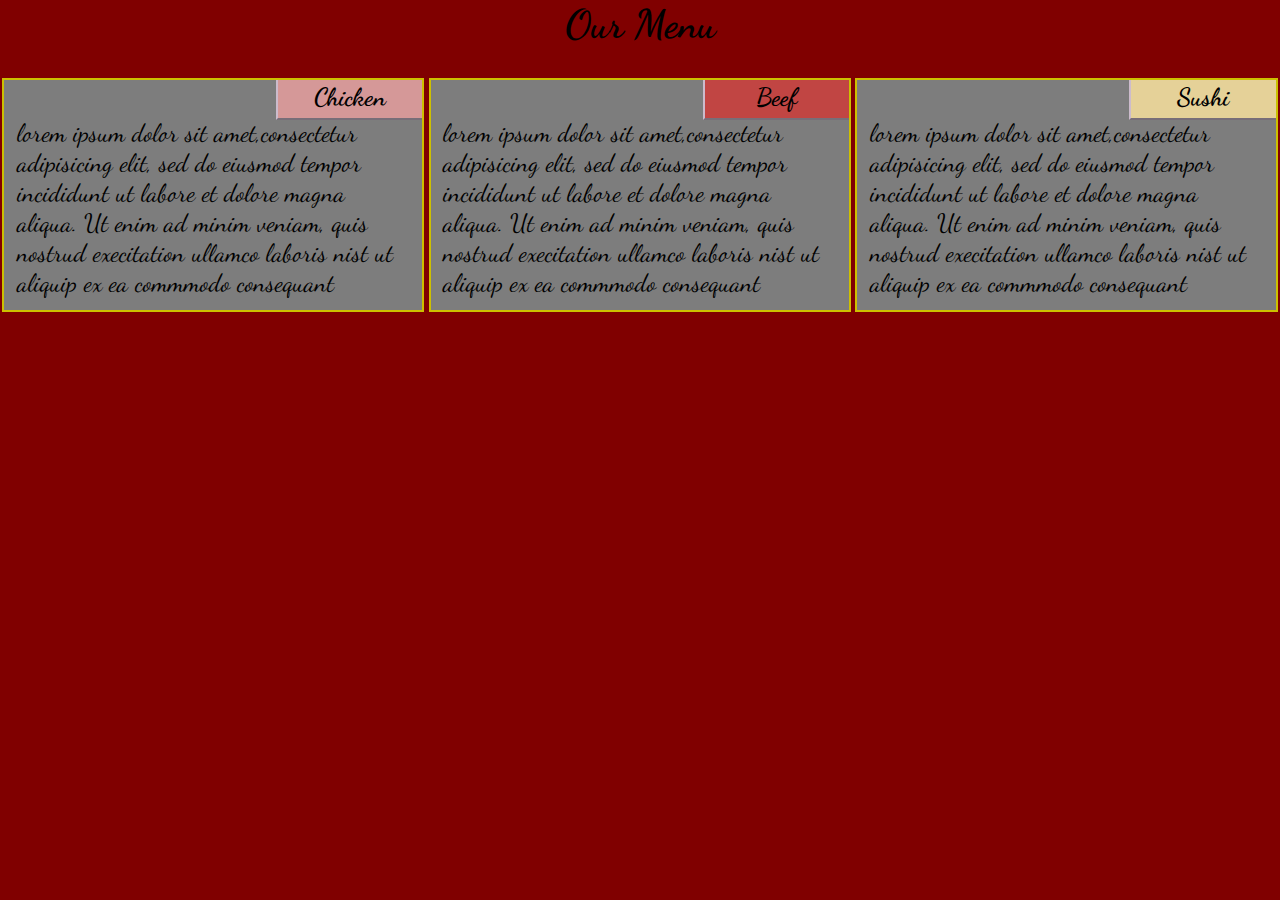
<file: index.html>
<!DOCTYPE html>
<html lang="en" dir="ltr">
  <head>
    <meta charset="utf-8">
     <meta name="viewport" content="width=device-width, initial-scale=1">
    <title>Assignment</title>
    <link rel="stylesheet" href="css/master.css">
    <link href="https://fonts.googleapis.com/css2?family=Dancing+Script:wght@700&display=swap" rel="stylesheet">
  </head>
  <body>
<h1>Our Menu</h1>
<div class="row">
  <div class="col-lg-4 col-md-6 col-sm-12 ">
    <section class="chicken">
      <h2>Chicken</h2>
      <p>lorem ipsum dolor sit amet,consectetur
        adipisicing elit, sed do eiusmod tempor incididunt
        ut labore et dolore magna aliqua. Ut enim ad
        minim veniam, quis nostrud execitation ullamco
        laboris nist ut aliquip ex ea commmodo consequant</p>

    </section>

  </div>
  <div class="col-lg-4 col-md-6  col-sm-12 ">
    <section class="beef">
      <h2>Beef</h2>
      <p>lorem ipsum dolor sit amet,consectetur
        adipisicing elit, sed do eiusmod tempor incididunt
        ut labore et dolore magna aliqua. Ut enim ad
        minim veniam, quis nostrud execitation ullamco
        laboris nist ut aliquip ex ea commmodo consequant</p>

    </section>

  </div>
  <div class="col-lg-4 col-md-12  col-sm-12 ">
    <section class="sushi">
      <h2>Sushi</h2>
      <p>lorem ipsum dolor sit amet,consectetur
        adipisicing elit, sed do eiusmod tempor incididunt
        ut labore et dolore magna aliqua. Ut enim ad
        minim veniam, quis nostrud execitation ullamco
        laboris nist ut aliquip ex ea commmodo consequant</p>

    </section>


  </div>


</div>
  </body>
</html>
</file>
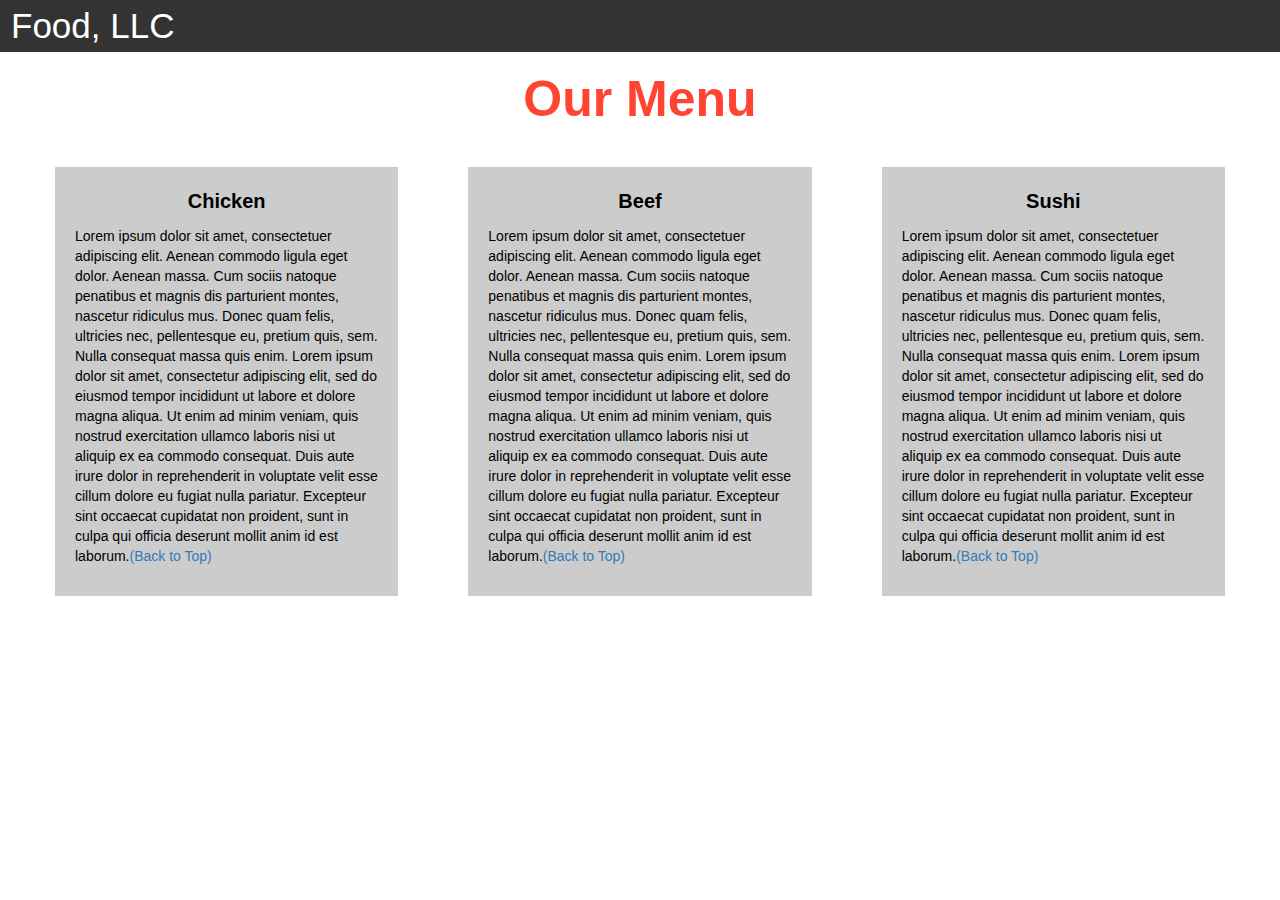
<file: Module_2/index.html>
<!DOCTYPE html>
<html>
<head>

<title>Module 3</title>

  <meta name="viewport" content="width=device-width, initial-scale=1">
  <link rel="stylesheet" href="https://maxcdn.bootstrapcdn.com/bootstrap/3.3.7/css/bootstrap.min.css">
  <script src="https://ajax.googleapis.com/ajax/libs/jquery/3.3.1/jquery.min.js"></script>
  <script src="https://maxcdn.bootstrapcdn.com/bootstrap/3.3.7/js/bootstrap.min.js"></script>
  <link rel="stylesheet" href="css/master.css">

</head>
<body>


<nav class="navbar" id="top">
  <div class="container-fluid">

    <div class="navbar-header">
      <button type="button" class="navbar-toggle" data-toggle="collapse" data-target="#myNavbar">
        <span class="icon-bar"></span>
        <span class="icon-bar"></span>
        <span class="icon-bar"></span>
      </button>
      <a class="navbar-brand" href="#">Food, LLC</a>
    </div>

    <div class="collapse" id="myNavbar">
      <ul class="nav navbar-nav visible-xs">
        <li><a class="menu-item" href="#chicken">Chicken</a></li>
        <li><a class="menu-item" href="#beef">Beef</a></li>
        <li><a class="menu-item" href="#sushi">Sushi</a></li>
      </ul>
    </div>

  </div>
</nav>

<h1 class="main-title">Our Menu</h1>



<div class="row">

  <div class="col-lg-4 col-md-6 col-sm-12">
    <div class="content-box">
      <p class="item-name" id="chicken">Chicken</p>
      <p>Lorem ipsum dolor sit amet, consectetuer adipiscing elit. Aenean commodo ligula eget dolor. Aenean massa. Cum sociis natoque penatibus et magnis dis parturient montes, nascetur ridiculus mus. Donec quam felis, ultricies nec, pellentesque eu, pretium quis, sem. Nulla consequat massa quis enim. Lorem ipsum dolor sit amet, consectetur adipiscing elit, sed do eiusmod tempor incididunt ut labore et dolore magna aliqua. Ut enim ad minim veniam, quis nostrud exercitation ullamco laboris nisi ut aliquip ex ea commodo consequat. Duis aute irure dolor in reprehenderit in voluptate velit esse cillum dolore eu fugiat nulla pariatur. Excepteur sint occaecat cupidatat non proident, sunt in culpa qui officia deserunt mollit anim id est laborum.<a href="#top">(Back to Top)</a></p>
    </div>
  </div>

  <div class="col-lg-4 col-md-6 col-sm-12">
    <div class="content-box">
      <p class="item-name" id="beef">Beef</p>
      <p>Lorem ipsum dolor sit amet, consectetuer adipiscing elit. Aenean commodo ligula eget dolor. Aenean massa. Cum sociis natoque penatibus et magnis dis parturient montes, nascetur ridiculus mus. Donec quam felis, ultricies nec, pellentesque eu, pretium quis, sem. Nulla consequat massa quis enim. Lorem ipsum dolor sit amet, consectetur adipiscing elit, sed do eiusmod tempor incididunt ut labore et dolore magna aliqua. Ut enim ad minim veniam, quis nostrud exercitation ullamco laboris nisi ut aliquip ex ea commodo consequat. Duis aute irure dolor in reprehenderit in voluptate velit esse cillum dolore eu fugiat nulla pariatur. Excepteur sint occaecat cupidatat non proident, sunt in culpa qui officia deserunt mollit anim id est laborum.<a href="#top">(Back to Top)</a></p>
    </div>
  </div>


  <div class="col-lg-4 col-md-12 col-sm-12">
    <div class="content-box">
      <p class="item-name" id="sushi">Sushi</p>
      <p>Lorem ipsum dolor sit amet, consectetuer adipiscing elit. Aenean commodo ligula eget dolor. Aenean massa. Cum sociis natoque penatibus et magnis dis parturient montes, nascetur ridiculus mus. Donec quam felis, ultricies nec, pellentesque eu, pretium quis, sem. Nulla consequat massa quis enim. Lorem ipsum dolor sit amet, consectetur adipiscing elit, sed do eiusmod tempor incididunt ut labore et dolore magna aliqua. Ut enim ad minim veniam, quis nostrud exercitation ullamco laboris nisi ut aliquip ex ea commodo consequat. Duis aute irure dolor in reprehenderit in voluptate velit esse cillum dolore eu fugiat nulla pariatur. Excepteur sint occaecat cupidatat non proident, sunt in culpa qui officia deserunt mollit anim id est laborum.<a href="#top">(Back to Top)</a></p>
    </div>
  </div>

</div>


</body>
</html>
</file>
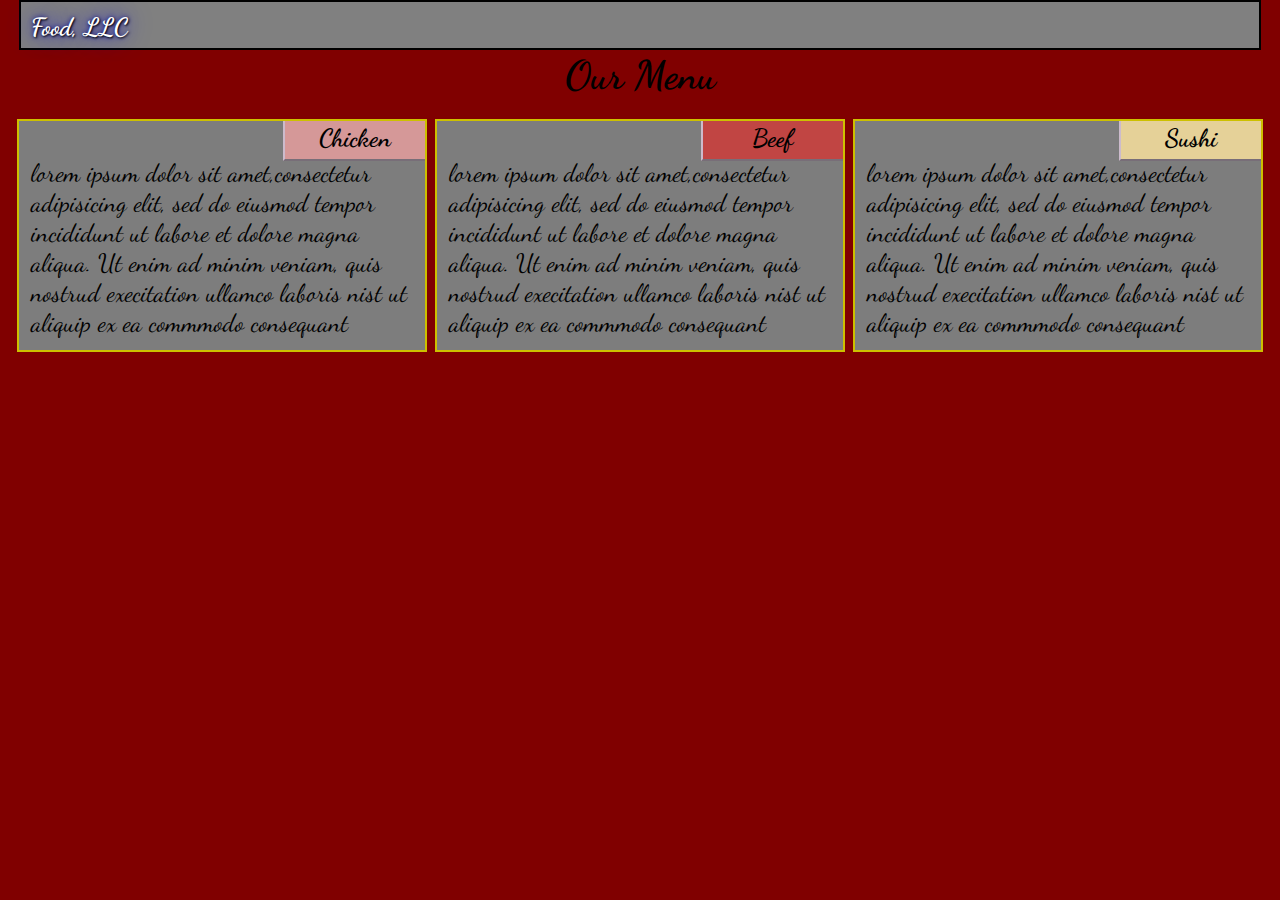
<file: Module_3/index.html>
<!DOCTYPE html>
<html lang="en" dir="ltr">
  <head>
    <meta charset="utf-8">
     <meta name="viewport" content="width=device-width, initial-scale=1">
    <title>Assignment</title>
    <link rel="stylesheet" href="css/master.css">
    <link href="https://fonts.googleapis.com/css2?family=Dancing+Script:wght@700&display=swap" rel="stylesheet">
  </head>
  <body>
    <header>
      <h1>Food, LLC</h1>
      <button type="button" name="button"> <div class="self">
         <div class="vv">
         </div>
         <div class="v">
           <hr>
         </div>
      </div> </button>
      <nav>
        <li> <a class="lilo" href="#chickens">Chicken</a> </li>
        <li> <a class="lilo" href="#beefs">Beef</a> </li>
        <li> <a class="lilo" href="#shushis">Sushi</a> </li>
      </nav>
    </header>

<h1 id="menu">Our Menu</h1>
<div class="row">
  <div class="col-lg-4 col-md-6 col-sm-12 ">
    <section class="chicken" id="chickens">
      <h2>Chicken</h2>
      <p>lorem ipsum dolor sit amet,consectetur
        adipisicing elit, sed do eiusmod tempor incididunt
        ut labore et dolore magna aliqua. Ut enim ad
        minim veniam, quis nostrud execitation ullamco
        laboris nist ut aliquip ex ea commmodo consequant</p>
    </section>

  </div>
  <div class="col-lg-4 col-md-6  col-sm-12 ">
    <section class="beef" id="beefs">
      <h2>Beef</h2>
      <p>lorem ipsum dolor sit amet,consectetur
        adipisicing elit, sed do eiusmod tempor incididunt
        ut labore et dolore magna aliqua. Ut enim ad
        minim veniam, quis nostrud execitation ullamco
        laboris nist ut aliquip ex ea commmodo consequant</p>

    </section>

  </div>
  <div class="col-lg-4 col-md-12  col-sm-12 ">
    <section class="sushi" id="shushis">
      <h2>Sushi</h2>
      <p>lorem ipsum dolor sit amet,consectetur
        adipisicing elit, sed do eiusmod tempor incididunt
        ut labore et dolore magna aliqua. Ut enim ad
        minim veniam, quis nostrud execitation ullamco
        laboris nist ut aliquip ex ea commmodo consequant</p>

    </section>
  </div>


</div>
  <script src="javascript/logic.js"></script>
  </body>
</html>
</file>
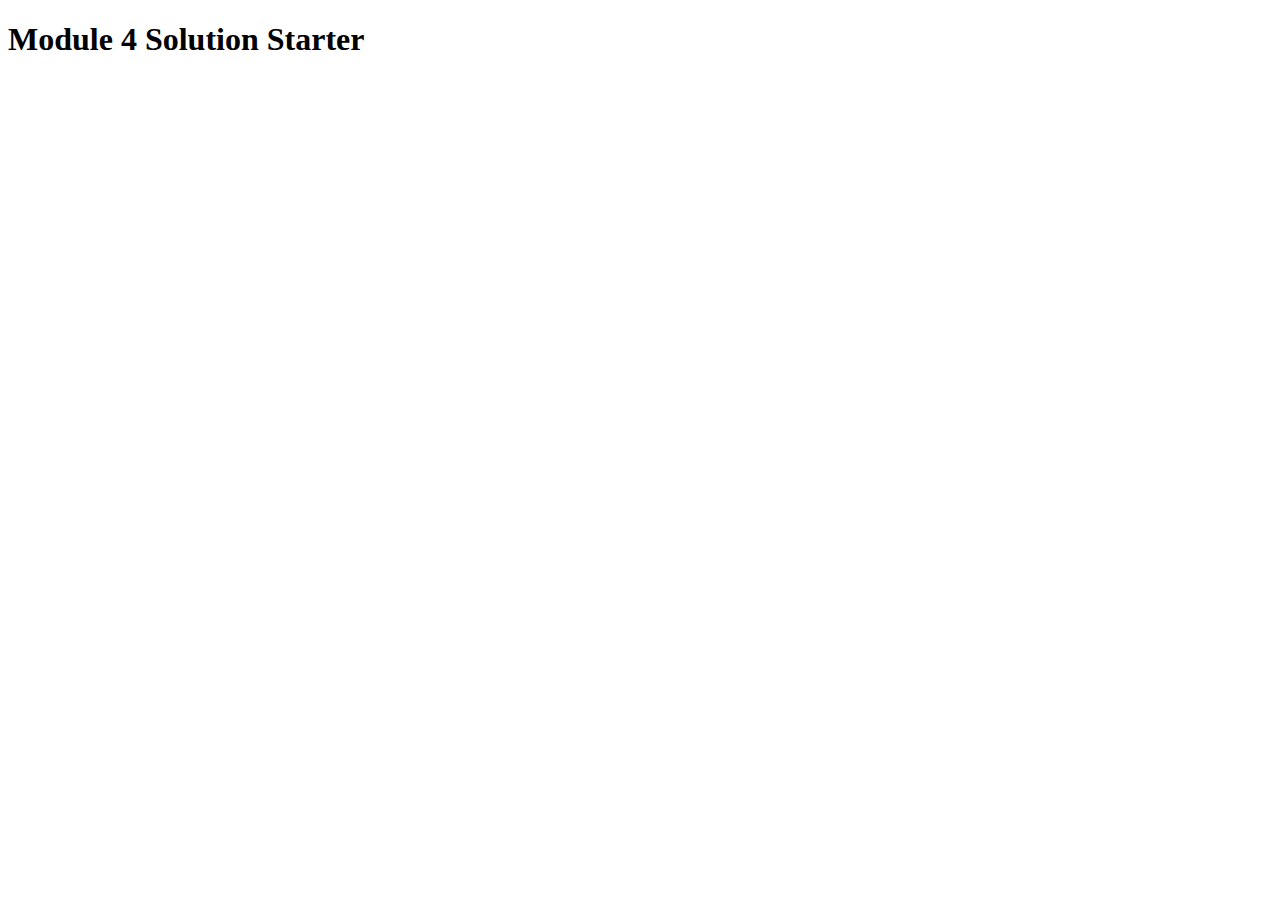
<file: module_4/index.html>
<!DOCTYPE html>
<html>
<head>
  <meta charset="utf-8">
  <title>Module 4 Solution Starter</title>
  <script src="SpeakHello.js"></script>
  <script src="SpeakGoodBye.js"></script>
  <script src="script.js"></script>
</head>
<body>
  <h1>Module 4 Solution Starter</h1>
</body>
</html>
</file>
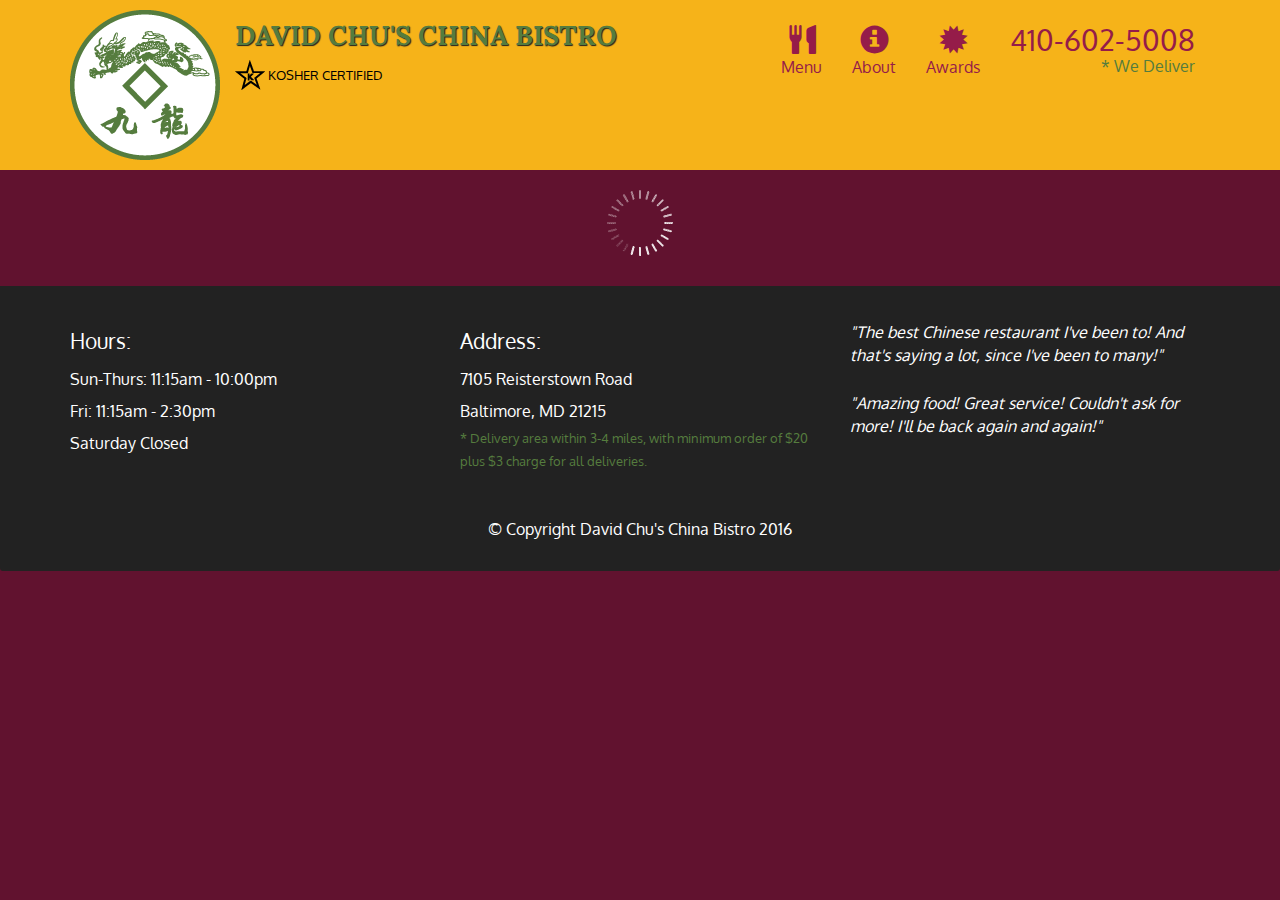
<file: module_5/index.html>
<!doctype html>
<html lang="en">
  <head>
    <meta charset="utf-8">
    <meta http-equiv="X-UA-Compatible" content="IE=edge">
    <meta name="viewport" content="width=device-width, initial-scale=1">
    <title>David Chu's China Bistro</title>
    <link rel="stylesheet" href="css/bootstrap.min.css">
    <link rel="stylesheet" href="css/styles.css">
    <link href='https://fonts.googleapis.com/css?family=Oxygen:400,300,700' rel='stylesheet' type='text/css'>
    <link href='https://fonts.googleapis.com/css?family=Lora' rel='stylesheet' type='text/css'>
  </head>
<body>
  <header>
    <nav id="header-nav" class="navbar navbar-default">
      <div class="container">
        <div class="navbar-header">
          <a href="index.html" class="pull-left visible-md visible-lg">
            <div id="logo-img" alt="Logo image"></div>
          </a>

          <div class="navbar-brand">
            <a href="index.html"><h1>David Chu's China Bistro</h1></a>
            <p>
              <img src="images/star-k-logo.png" alt="Kosher certification">
              <span>Kosher Certified</span>
            </p>
          </div>

          <button id="navbarToggle" type="button" class="navbar-toggle collapsed" data-toggle="collapse" data-target="#collapsable-nav" aria-expanded="false">
            <span class="sr-only">Toggle navigation</span>
            <span class="icon-bar"></span>
            <span class="icon-bar"></span>
            <span class="icon-bar"></span>
          </button>
        </div>
        
        <div id="collapsable-nav" class="collapse navbar-collapse">
           <ul id="nav-list" class="nav navbar-nav navbar-right">
            <li id="navHomeButton" class="visible-xs active">
              <a href="index.html">
                <span class="glyphicon glyphicon-home"></span> Home</a>
            </li>
            <li id="navMenuButton">
              <a href="#" onclick="$dc.loadMenuCategories();">
                <span class="glyphicon glyphicon-cutlery"></span><br class="hidden-xs"> Menu</a>
            </li>
            <li>
              <a href="#">
                <span class="glyphicon glyphicon-info-sign"></span><br class="hidden-xs"> About</a>
            </li>
            <li>
              <a href="#">
                <span class="glyphicon glyphicon-certificate"></span><br class="hidden-xs"> Awards</a>
            </li>
            <li id="phone" class="hidden-xs">
              <a href="tel:410-602-5008">
                <span>410-602-5008</span></a><div>* We Deliver</div>
            </li>
          </ul><!-- #nav-list -->
        </div><!-- .collapse .navbar-collapse -->
      </div><!-- .container -->
    </nav><!-- #header-nav -->
  </header>

  <div id="call-btn" class="visible-xs">
    <a class="btn" href="tel:410-602-5008">
    <span class="glyphicon glyphicon-earphone"></span>
    410-602-5008
    </a>
  </div>
  <div id="xs-deliver" class="text-center visible-xs">* We Deliver</div>

  <div id="main-content" class="container"></div>

  <footer class="panel-footer">
    <div class="container">
      <div class="row">
        <section id="hours" class="col-sm-4">
          <span>Hours:</span><br>
          Sun-Thurs: 11:15am - 10:00pm<br>
          Fri: 11:15am - 2:30pm<br>
          Saturday Closed
          <hr class="visible-xs">
        </section>
        <section id="address" class="col-sm-4">
          <span>Address:</span><br>
          7105 Reisterstown Road<br>
          Baltimore, MD 21215
          <p>* Delivery area within 3-4 miles, with minimum order of $20 plus $3 charge for all deliveries.</p>
          <hr class="visible-xs">
        </section>
        <section id="testimonials" class="col-sm-4">
          <p>"The best Chinese restaurant I've been to! And that's saying a lot, since I've been to many!"</p>
          <p>"Amazing food! Great service! Couldn't ask for more! I'll be back again and again!"</p>
        </section>
      </div>
      <div class="text-center">&copy; Copyright David Chu's China Bistro 2016</div>
    </div>
  </footer>

  <!-- jQuery (Bootstrap JS plugins depend on it) -->
  <script src="js/jquery-2.1.4.min.js"></script>
  <script src="js/bootstrap.min.js"></script>
  <script src="js/ajax-utils.js"></script>
  <script src="js/script.js"></script>
</body>
</html>
</file>
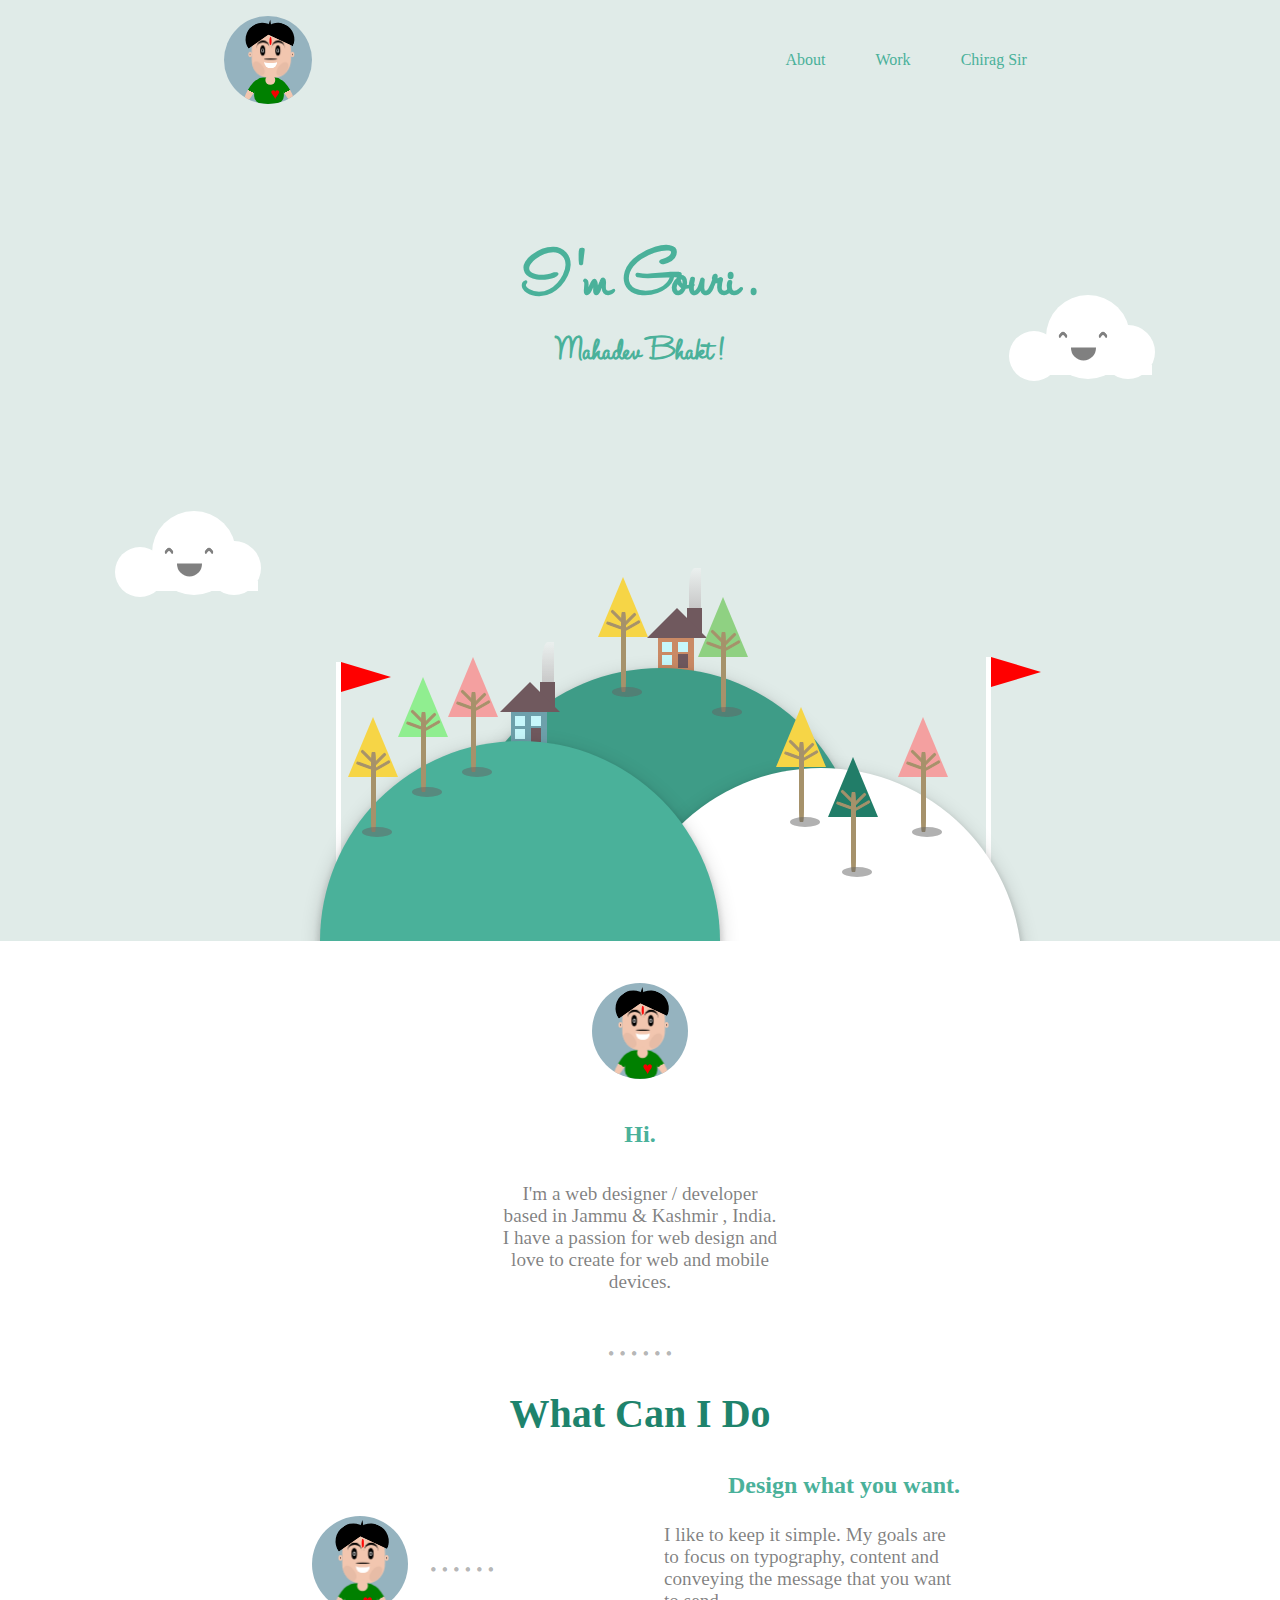
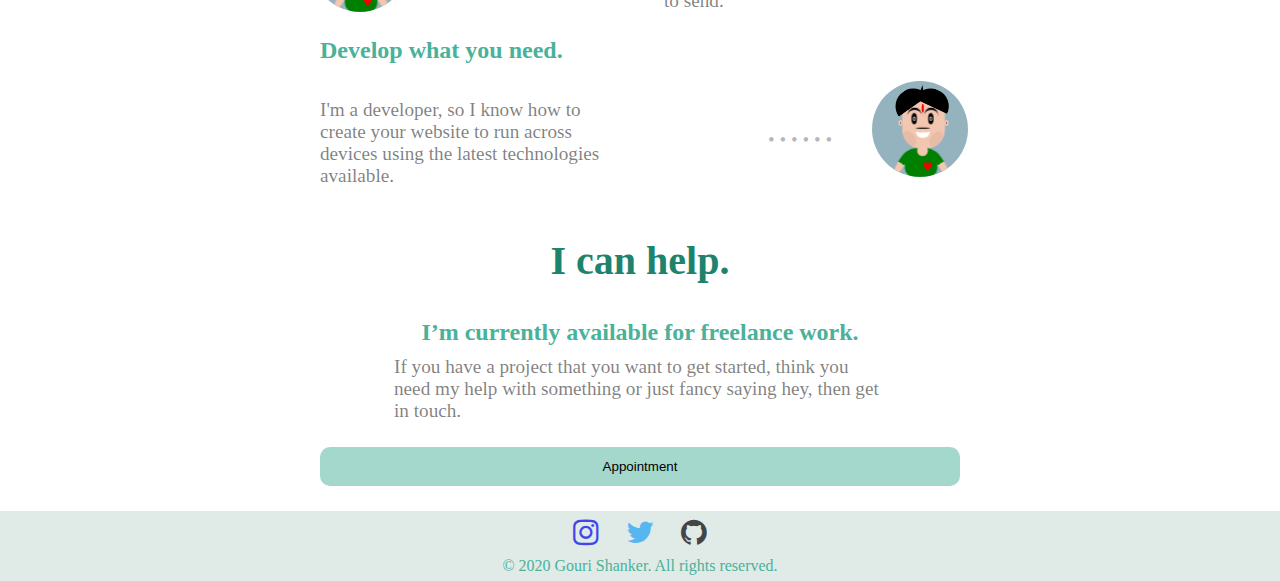
<file: second-page/index.html>
<!DOCTYPE html>
<html lang="en" dir="ltr">

<head>
	<meta charset="utf-8">
	<meta name="viewport" content="width=device-width, initial-scale=1">
	<title>Gouri Shanker</title>
	 <link rel="icon" href="svg/gs.ico" type="image/icon">
	<link rel="stylesheet" href="https://cdnjs.cloudflare.com/ajax/libs/font-awesome/4.7.0/css/font-awesome.min.css">
	<link rel="stylesheet" href="css/boy.css">
	<link rel="stylesheet" href="css/master.css">
	<script defer src="js/logic.js"></script>
</head>
<body id="page">
		<header id="head-section-top">
			<section id="background-circle" class="cartoon">
				<section class="boys" id="boy">
					<div class="faces" id="face">
						<div class="eyes" id="boy-left-eye">
						</div>
						<div class="eyes" id="boy-right-eye">
						</div>
						<div class="mouths" id="mouth">
						</div>
						<div class="noses" id="nose">
						</div>
						<div class="ears" id="left-ear">
						</div>
						<div class="ears" id="right-ear">
						</div>
						<div class="hairs" id="left-hair">
						</div>
						<div class="hairs" id="right-hair">
						</div>
						<div class="hands" id="left-hand">
						</div>
						<div class="hands" id="right-hand">
						</div>
						<span id="heart">♥</span>
					</div>
			</section>
		</section>
				<ul id="navigation_bar_list">
					<li><a href="#">About</a></li>
					<li><a href="#">Work</a></li>
					<li><a href="#">Chirag Sir</a></li>
				</ul>
		</header>
		<div id="head-section-bottom">
			<h2 id="name">I 'm Gouri .</h2>
			<div class="cloud" id="cloud-container">
				<div class="cloud" id="circle">
					<div class="cloud" id="circle-face">

					</div>
				</div>
			</div>
			<div id="mountains">
				<div class="trees" id="tree">
					<div id="leaves">
					</div>
					<div id="trunk">
					</div>
				</div>
				<div class="flags" id="flag"></div>
				<div class="houses" id="house">
					<div class="doors" id="door">

					</div>
					<div class="trusses" id="truss">
					</div>
				</div>

			</div>
		</div>
	<div id="body-section">
		<section class="body-section-content" id="body-section-content-1">
			<h3>Hi.</h3>
			<article id="intro">
				<p class="paragraph" id="paragraph-1">I'm a web designer / developer based in Jammu &amp; Kashmir , India. I have a passion for web design and love to create for web and mobile devices.</p>
			</article>
		</section>
		<div class="body-section-content" id="body-section-content-2">
			<h2>What Can I Do </h2>
			<section class="sub-section">
				<h3 id="right-content">Design what you want.</h3>
				<article id="design">
					<p class="paragraph">I like to keep it simple. My goals are to focus on typography, content and conveying the message that you want to send.</p>
				</article>
				<h3 id="left-content">Develop what you need.</h3>
				<article id="abilites">
					<p class="paragraph">I'm a developer, so I know how to create your website to run across devices using the latest technologies available.</p>
				</article>
				<h2>I can help.</h2>
				<h3 id="center-content">I&rsquo;m currently available for freelance work.</h3>
				<p class="paragraph" id="center-paragraph">If you have a project that you want to get started, think you need my help with something or just fancy saying hey, then get in touch.</p>
				<button id = "button" type="button" name="button">Appointment</button>
			</section>
			<div id = "form" >
		<div class="flip-card">
	  <div class="flip-card-inner">
	    <div class="flip-card-front"><form id="form-appoint" method="post">
				 <abbr id="close" title="Close"><i class="fa fa-close"></i></abbr>
				<h3>Appointment Form</h3>
				 <label for="fname">First Name</label>
				 <input type="text" id="fname" name="firstname" placeholder="Your name.." required>
				 <label for="lname">Last Name</label>
				 <input type="text" id="lname" name="lastname" placeholder="Your last name.." required>
				 <label for="email">Email</label>
				 <input type="email" id="email" name="email" value="" placeholder="Email" required>
				 <label for ="date">Date OF appointment</label>
				 <input type ="date" id="date" name = "date" required>
				 <label for="time">Time Slot</label>
				 <select id="time" name="time" required>
					 <option value="">UnSelected</option>
					 <option value="10am - 1pm">10am - 1pm</option>
					 <option value="4pm - 7pm">4pm - 7pm</option>
					 <option value="9pm - 11pm">9pm - 11pm</option>
				 </select>
				 <input type="submit" id="submit" name="submit" value="Submit">
			 </form></div>
	    <div class="flip-card-back"><h1>Thanks for Visting</h1></div>
	  </div>
	</div>
 </div>
</div>
	<footer id="foot">
		<ul class="footer-list">
			<li><a href="http://instagram.com/gourishankerjk" target = "_blank"><i class="fa fa-instagram"></i></a></li>
			<li><a href="https://twitter.com/gourishankerjk" target = "_blank"><i class="fa fa-twitter"></i></a></li>
			<li><a href="https://github.com/gourishankerJK"   target = "_blank"><i class="fa fa-github"></i></a></li>
		</ul>
		<p>&copy; 2020 Gouri Shanker. All rights reserved.</p>
	</footer>
</div>
</body>

</html>
</file>
<file: css/master.css>
*{
  box-sizing: border-box;
  font-family: 'Dancing Script', cursive;
    font-size:25px;
  margin :0;
  padding: 0;
}
body{
  background-color: maroon;
}
.row {
  width: 100%;
   margin: 0 auto;
}
@media (min-width: 992px) {
    .col-lg-1, .col-lg-2, .col-lg-3, .col-lg-4, .col-lg-5, .col-lg-6, .col-lg-7, .col-lg-8, .col-lg-9, .col-lg-10, .col-lg-11, .col-lg-12 {
        float: left;
    }
    .col-lg-1 {
        width: 8.33%;
    }
    .col-lg-2 {
        width: 16.66%;
    }
    .col-lg-3 {
        width: 25%;
    }
    .col-lg-4 {
        width: 33.33%;
    }
    .col-lg-5 {
        width: 41.66%;
    }
    .col-lg-6 {
        width: 50%;
    }
    .col-lg-7 {
        width: 58.33%;
    }
    .col-lg-8 {
        width: 66.66%;
    }
    .col-lg-9 {
        width: 74.99%;
    }
    .col-lg-10 {
        width: 83.33%;
    }
    .col-lg-11 {
        width: 91.66%;
    }
    .col-lg-12 {
        width: 100%;
    }
}


/* Tablet view options */

@media (min-width: 768px) and (max-width: 991px) {
    .col-md-1, .col-md-2, .col-md-3, .col-md-4, .col-md-5, .col-md-6, .col-md-7, .col-md-8, .col-md-9, .col-md-10, .col-md-11, .col-md-12 {
        float: left;
    }
    .col-md-1 {
        width: 8.33%;
    }
    .col-md-2 {
        width: 16.66%;
    }
    .col-md-3 {
        width: 25%;
    }
    .col-md-4 {
        width: 33.33%;
    }
    .col-md-5 {
        width: 41.66%;
    }
    .col-md-6 {
        width: 50%;
    }
    .col-md-7 {
        width: 58.33%;
    }
    .col-md-8 {
        width: 66.66%;
    }
    .col-md-9 {
        width: 74.99%;
    }
    .col-md-10 {
        width: 83.33%;
    }
    .col-md-11 {
        width: 91.66%;
    }
    .col-md-12 {
        width: 100%;
    }
}


/* Mobile view options */

@media (max-width: 767px) {
    .col-sm-1, .col-sm-2, .col-sm-3, .col-sm-4, .col-sm-5, .col-sm-6, .col-sm-7, .col-sm-8, .col-sm-9, .col-sm-10, .col-sm-11, .col-sm-12 {
        float: left;
    }
    .col-sm-1 {
        width: 8.33%;
    }
    .col-sm-2 {
        width: 16.66%;
    }
    .col-sm-3 {
        width: 25%;
    }
    .col-sm-4 {
        width: 33.33%;
    }
    .col-sm-5 {
        width: 41.66%;
    }
    .col-sm-6 {
        width: 50%;
    }
    .col-sm-7 {
        width: 58.33%;
    }
    .col-sm-8 {
        width: 66.66%;
    }
    .col-sm-9 {
        width: 74.99%;
    }
    .col-sm-10 {
        width: 83.33%;
    }
    .col-sm-11 {
        width: 91.66%;
    }
    .col-sm-12 {
        width: 100%;
    }
  }

section{
  width :99%;
  border-style: solid;
  border-width: 2px;
  border-color: #ccc000;
  position: relative;
  margin:15px auto ;
  background-color: rgba(125,125,125,1) ;
  padding: 0;
}
.chicken h2{
  background-color:rgb(213,152,152);
}
.beef h2{

  background-color:rgb(193,69,67);
}
.sushi h2{
  background-color:rgb(229,209,152);
}
h1{
  text-align: center;
  margin-bottom: 15px;
  font-size: 40px;
}
h2{
  position: absolute;
  right: 0;
  width:35%;
  padding :2px;
  height:40px;
  text-align: center;
  border-style: outset;
  border-width: 0 0 2px 2px;
  border-color: #ccbbcc;
  box-shadow: 5px #fff;
}
p{
  margin-top: 25px;
  text-align:left;

  padding: 3%;
}
</file>
<file: Module_2/css/master.css>
.container-fluid{
	margin: 0;
	padding: 0;
}

.navbar{
	border-radius: 0px;
	background-color: rgba(0,0,0,0.8);
}

.navbar-brand{
  font-size: 35px;
  color: white;
  padding-left: 25px;
}

.navbar-brand:hover{
	color: white;
}

.nav{
	margin: 0;
	padding: 0;
}

.navbar-nav{
  font-size: 25px;
  text-align: center;
  margin: 0;
  padding: 0;
}

.navbar-toggle{
	border: 2px solid white;
	margin-right: 25px;
}

.icon-bar{
	background-color: white;
}


.main-title{
  margin-bottom: 15px;
  text-align: center;
  color: #ff4532;
  font-size: 50px;
  font-family: "Comic Sans MS", cursive, sans-serif;
  font-weight: bold;
}

li{
	box-sizing: border-box;
	width: 100%;
}

.menu-item{
	padding: 0;
	margin: 0;
	width: 100%;
	background-color: white;
	border-bottom: 1px solid black;
	color: black;
	display: block;
}

.menu-item:hover{
	background-color: rgba(0,0,0,0.9);
	color: rgba(0,0,0,0.4);
}



.row{
	margin: 20px;
}

.content-box{
	margin: 20px;
	width: auto;
	height: auto;
	color: black;
	background-color: rgba(0,0,0,0.2);
	font-family: "Comic Sans MS", cursive, sans-serif;
	padding: 20px;
}

.item-name{
	text-align: center;
	font-size: 20px;
	font-weight: bold;
}

#top{

}
</file>
<file: Module_3/css/master.css>
*{
  box-sizing: border-box;
  font-family: 'Dancing Script', cursive;
    font-size:25px;
  margin :0;
  padding: 0;
  text-decoration: none;
  list-style: none;
}
body{
  background-color: maroon;
}
.row {
  width: 98%;
   margin: 0 auto;
}
@media (min-width: 992px) {
    .col-lg-4 {
        width: 33.33%;
        float: left;
      }
}
/* Tablet view options */
@media (min-width: 768px) and (max-width: 991px) {
    .col-md-6 {
        width: 50%;
        float: left;
    }
    .col-md-12{
      width:100%;
      float :left;
    }
}
/* Mobile view options */

@media (max-width: 767px) {
    .col-sm-12 {
        width: 100%;
    }
  }

  header{
    min-height:50px;
    width :97%;
    margin: 0 auto;
    background-color: grey;
    margin-bottom: 1px;
    position: relative;
    border: 2px solid black;
  }
  header h1{
    padding:10px 0px 0px 10px;
    color: white;
    text-shadow: 1px 1px 2px black , 0 0 25px blue , 0 0 5px darkblue;
  }
        nav,button {
    display: none;
  }
  @media (max-width: 767px) {
          nav {
            width :100%;
      display: block;
      visibility: hidden;
      height:0px;
      background-color: grey;
      border: 2px solid transparent;
      border-width: 2px 0px ;
    }
        nav li{
      display: block;
      text-align: center;
      margin-top :1px;
      border: 1px solid lightgreen;
    }
    header button{
      display: block;
      position: absolute;
      right:15px;
      top:5px;
      opacity: 0.5;
    }
    header{
      position: fixed;
      left:2%;
      width:96%;
      z-index:1;
    }
  }
#menu{
  text-align: center;
  margin-bottom: 15px;
  font-size: 40px;
}
h2{
  position: absolute;
  right: 0;
  width:35%;
  padding :2px;
  height:40px;
  text-align: center;
  border-style: outset;
  border-width: 0 0 2px 2px;
  border-color: #ccbbcc;
  box-shadow: 5px #fff;
}
p{
  margin-top: 25px;
  text-align:left;
  padding: 3%;
}

section{
  width :98%;
  border-style: solid;
  border-width: 2px;
  border-color: #ccc000;
  position: relative;
  margin:5px auto ;
  background-color: rgba(125,125,125,1) ;
  padding: 0;
}
@media (min-width: 768px) and (max-width: 991px) {
  .sushi{
    width:99%;
  }
  }

.chicken h2{
  background-color:rgb(213,152,152);
}
.beef h2{

  background-color:rgb(193,69,67);
}
.sushi h2{
  background-color:rgb(229,209,152);
}
nav li:hover {
  background-color: rgba(200,200,200,1);
}
nav li a {
  color : black;
}
.self{
  height: 32px;
  width :30px;
  border : 2px outset black;

}
.v{
  width :70%;
  margin :0 auto;
  margin-top:6px;
  height: 15px;
  border : 6px solid  black;
  border-width: 4px 0px 4px 0px;
}
button:hover{
  opacity: 1;
}
</file>
<file: module_5/css/styles.css>
body {
  font-size: 16px;
  color: #fff;
  background-color: #61122f;
  font-family: 'Oxygen', sans-serif;
}

/** HEADER **/
#header-nav {
  background-color: #f6b319;
  border-radius: 0;
  border: 0;
}

#logo-img {
  background: url('../images/restaurant-logo_large.png') no-repeat;
  width: 150px;
  height: 150px;
  margin: 10px 15px 10px 0;
}

.navbar-brand {
  padding-top: 25px;
}
.navbar-brand h1 { /* Restaurant name */
  font-family: 'Lora', serif;
  color: #557c3e;
  font-size: 1.5em;
  text-transform: uppercase;
  font-weight: bold;
  text-shadow: 1px 1px 1px #222;
  margin-top: 0;
  margin-bottom: 0;
  line-height: .75;
}
.navbar-brand a:hover, .navbar-brand a:focus {
  text-decoration: none;
}
.navbar-brand p { /* Kosher cert */
  color: #000;
  text-transform: uppercase;
  font-size: .7em;
  margin-top: 15px;
}
.navbar-brand p span { /* Star-K */
  vertical-align: middle;
}

#nav-list {
  margin-top: 10px;
}
#nav-list a {
  color: #951C49;
  text-align: center;
}
#nav-list a:hover {
  background: #E7E7E7;
}
#nav-list a span {
  font-size: 1.8em;
}

#phone {
  margin-top: 5px;
}
#phone a { /* Phone number */
  text-align: right;
  padding-bottom: 0;
}
#phone div { /* We Deliver */
  color: #557c3e;
  text-align: right;
  padding-right: 15px;
}

.navbar-header button.navbar-toggle, .navbar-header .icon-bar {
  border: 1px solid #61122f;
}
.navbar-header button.navbar-toggle {
  clear: both;
  margin-top: -30px;
}
/* END HEADER */

/* FOOTER */
.panel-footer {
  margin-top: 30px;
  padding-top: 35px;
  padding-bottom: 30px;
  background-color: #222;
  border-top: 0;
}
.panel-footer div.row {
  margin-bottom: 35px;
}
#hours, #address {
  line-height: 2;
}
#hours > span, #address > span {
  font-size: 1.3em;
}
#address p {
  color: #557c3e;
  font-size: .8em;
  line-height: 1.8;
}
#testimonials {
  font-style: italic;
}
#testimonials p:nth-child(2) {
  margin-top: 25px;
}
/* END FOOTER */



/* HOME PAGE */
.container .jumbotron {
  box-shadow: 0 0 50px #3F0C1F;
  border: 2px solid #3F0C1F;
}

#menu-tile, #specials-tile, #map-tile {
  height: 250px;
  width: 100%;
  margin-bottom: 15px;
  position: relative;
  border: 2px solid #3F0C1F;
  overflow: hidden;
}
#menu-tile:hover, #specials-tile:hover, #map-tile:hover {
  box-shadow: 0 1px 5px 1px #cccccc;
}
#menu-tile {
  background: url('../images/menu-tile.jpg') no-repeat;
  background-position: center;
}
#specials-tile {
  background: url('../images/specials-tile.jpg') no-repeat;
  background-position: center;
}
#menu-tile span, #specials-tile span, #map-tile span {
  position: absolute;
  bottom: 0;
  right: 0;
  width: 100%;
  text-align: center;
  font-size: 1.6em;
  text-transform: uppercase;
  background-color: #000;
  color: #fff;
  opacity: .8;
}
/* END HOME PAGE */

/* MENU CATEGORIES PAGE */
.category-tile { 
  position: relative;
  border: 2px solid #3F0C1F;
  overflow: hidden;
  width: 200px;
  height: 200px;
  margin: 0 auto 15px;
}
.category-tile span {
  position: absolute;
  bottom: 0;
  right: 0;
  width: 100%;
  text-align: center;
  font-size: 1.2em;
  text-transform: uppercase;
  background-color: #000;
  color: #fff;
  opacity: .8;
}
.category-tile:hover {
  box-shadow: 0 1px 5px 1px #cccccc;
}

#menu-categories-title + div {
  margin-bottom: 50px;
}
/* END MENU CATEGORIES PAGE */

/* SINGLE CATEGORY PAGE */
.menu-item-tile {
  margin-bottom: 25px;
}
.menu-item-tile hr {
  width: 80%;
}
.menu-item-tile .menu-item-price {
  font-size: 1.1em;
  text-align: right;
  margin-top: -15px;
  margin-right: -15px;
}
.menu-item-tile .menu-item-price span {
  font-size: .6em;
}
.menu-item-photo {
  position: relative;
  border: 2px solid #3F0C1F; 
  overflow: hidden;
  padding: 0;
  margin-right: -15px;
  margin-left: auto;
  margin-bottom: 20px;
  max-width: 250px;
}
.menu-item-photo div {
  position: absolute;
  bottom: 0;
  right: 0;
  width: 80px;
  background-color: #557c3e;
  text-align: center;
}
.menu-item-description {
  padding-right: 30px;
}
h3.menu-item-title {
  margin: 0 0 10px;
}
.menu-item-details {
  font-size: .9em;
  font-style: italic;
}
/* END SINGLE CATEGORY PAGE */


/********** Large devices only **********/
@media (min-width: 1200px) {
  .container .jumbotron {
    background: url('../images/jumbotron_1200.jpg') no-repeat;
    height: 675px;
  }
}

/********** Medium devices only **********/
@media (min-width: 992px) and (max-width: 1199px) {
  /* Header */
  #logo-img {
    background: url('../images/restaurant-logo_medium.png') no-repeat;
    width: 100px;
    height: 100px;
    margin: 5px 5px 5px 0;
  }
  /* End Header */

  /* Home Page */
  .container .jumbotron {
    background: url('../images/jumbotron_992.jpg') no-repeat;
    height: 558px;
  }
  /* End Home Page */
}

/********** Small devices only **********/
@media (min-width: 768px) and (max-width: 991px) {
  /* Home Page */
  .container .jumbotron {
    background: url('../images/jumbotron_768.jpg') no-repeat;
    height: 432px;
  }
  /* End Home Page */
}

/********** Extra small devices only **********/
@media (max-width: 767px) {
  /* Header */
  .navbar-brand {
    padding-top: 10px;
    height: 80px;
  }
  .navbar-brand h1 { /* Restaurant name */
    padding-top: 10px;
    font-size: 5vw; /* 1vw = 1% of viewport width */
  }
  .navbar-brand p { /* Kosher cert */
    font-size: .6em;
    margin-top: 12px;
  }
  .navbar-brand p img { /* Star-K */
    height: 20px;
  }

  #collapsable-nav a { /* Collapsed nav menu text */
    font-size: 1.2em;
  }
  #collapsable-nav a span { /* Collapsed nav menu glyph */
    font-size: 1em;
    margin-right: 5px;
  }

  #call-btn > a {
    font-size: 1.5em;
    display: block;
    margin: 0 20px;
    padding: 10px;
    border: 2px solid #fff;
    background-color: #f6b319;
    color: #951c49;
  }
  #xs-deliver {
    margin-top: 5px;
    font-size: .7em;
    letter-spacing: .1em;
    text-transform: uppercase;
  }
  /* End Header */

  /* Footer */
  .panel-footer section {
    margin-bottom: 30px;
    text-align: center;
  }
  .panel-footer section:nth-child(3) {
    margin-bottom: 0; /* margin already exists on the whole row */
  }
  .panel-footer section hr {
    width: 50%;
  }
  /* End Footer */

  /* Home Page */
  .container .jumbotron {
    margin-top: 30px;
    padding: 0;
  }
  #menu-tile, #specials-tile {
    width: 360px;
    margin: 0 auto 15px;
  }

  .menu-item-photo {
    margin-right: auto;
  }
  .menu-item-tile .menu-item-price {
    text-align: center;
  }
  .menu-item-description {
    text-align: center;;
  }
}


/********** Super extra small devices Only :-) (e.g., iPhone 4) **********/
@media (max-width: 479px) {
  /* Header */
  .navbar-brand h1 { /* Restaurant name */
    padding-top: 5px;
    font-size: 6vw;
  }
  /* End Header */
  
  /* Home page */
  #menu-tile, #specials-tile {
    width: 280px;
    margin: 0 auto 15px;
  }

  .col-xxs-12 {
    position: relative;
    min-height: 1px;
    padding-right: 15px;
    padding-left: 15px;
    float: left;
    width: 100%;
  }
}
</file>
<file: second-page/css/boy.css>
* {
	margin: 0;
	box-sizing: border-box;
	padding: 0;
	text-decoration: none;
	list-style: none;
}

/* lets get started */
.cartoon {
	width: 80px;
	height: 80px;
	border-radius: 100%;
	background: #95B3BF;
	overflow: hidden;
	transform: scale(1.2);
	top: 40%;
	left: 50%;
	z-index: 100;
}

.boys .faces {
	width: 60px;
	height: 70px;
	border: 1px solid transparent;
	background-color: rgb(242, 198, 175);
	position: absolute;
	left: 16%;
	border-radius: 40%;
	transform: scale(0.6);
}

.boys .eyes {
	width: 8px;
	height: 16px;
	border: 2px solid transparent;
	background-color: black;
	position: absolute;
	top: 20px;
	left: 12px;
	border-radius: 50%;
	animation: grow 0.7s 2.2s 1 ease, eye-blink 4s 4.4s infinite linear;
}

/* EyeBrows */
.eyes::before {
	content: "";
	position: absolute;
	width: 20px;
	height: 20px;
	border-right: 3px solid black;
	border-radius: 50%;
	left: -9px;
	top: -8px;
	transform: rotate(-90deg);
	animation: eyebrow-raise 2s 6.6s infinite;
}

#boy-right-eye {
	position: absolute;
	left: 35px;
}

.eyes::after {
	content: "";
	position: absolute;
	width: 2px;
	height: 4px;
	border: 1px solid white;
	border-radius: 50%;
	top: 3px;
	left: 0px;
	animation: eyeball-raise 2s 6.6s infinite;
}

.boys .noses {
	position: absolute;
	width: 20px;
	height: 1px;
	background-color: black;
	border: 1px solid transparent;
	border-radius: 50%;
	top: 40px;
	left: 18px;
}

.boys .noses::after, .boys .noses::before {
	content: "";
	position: absolute;
	width: 10px;
	height: 20px;
	background-color: rgb(231, 188, 166);
	border: 2px solid transparent;
	border-radius: 50%;
}

.boys .noses::after {
	transform: rotate(-37deg);
	top: 2px;
	left: -16px;
}

.boys .noses::before {
	transform: rotate(37deg);
	top: 3px;
	left: 20px;
}

.boys .mouths {
	position: absolute;
	width: 20px;
	height: 20px;
	border-right: 8px solid white;
	border-radius: 50%;
	top: 35px;
	left: 18px;
	transform: rotate(90deg);
	animation: mouth-opening 3s linear 0s 1 forwards;
	animation-fill-mode: backwards;
	z-index: 1;
}

/* Body */
.boys .mouths::after {
	content: "";
	position: absolute;
	width: 40px;
	height: 45px;
	background-color: green;
	border-radius: 30%;
	top: -10px;
	left: 34px;
	transform: rotate(91deg);
	z-index: -1;
	transform: scale(1);
}

.boys .mouths::before {
	content: "";
	position: absolute;
	width: 15px;
	height: 15px;
	background-color: rgb(242, 198, 175);
	border-radius: 50%;
	top: 3px;
	left: 30px;
	transform: rotate(90deg);
	z-index: 3;
}

.faces .ears {
	position: absolute;
	width: 7.5px;
	height: 7.5px;
	background-color: rgb(242, 198, 175);
	border-radius: 50%;
	transform: rotate(90deg);
	transform: rotateY(45deg);
}

#left-ear {
	top: 30px;
	left: -7px;
}

#right-ear {
	top: 30px;
	left: 57px;
}

.faces .ears::after {
	content: "";
	position: absolute;
	width: 2px;
	height: 2px;
	top: 3px;
	left: 3px;
	background-color: black;
	border-radius: 50%;
	transform: rotate(45deg);
	transform: rotateY(45deg);
}

.hairs {
	position: absolute;
	width: 50px;
	height: 50px;
	border-right: 25px solid black;
	border-radius: 50%;
	top: -14px;
	z-index: 1;
}

#left-hair {
	left: 14px;
	transform: rotate(-65deg);
}

#right-hair {
	left: -10px;
	transform: rotate(-125deg);
}

#left-hair::after {
	content: "";
	position: absolute;
	width: 0px;
	height: 0px;
	top: -8px;
	left: 35px;
	transform: rotate(70deg);
	border: 5px solid transparent;
	border-bottom: 20px solid black;
}

#right-hair::after {
	content: "";
	position: absolute;
	width: 1px;
	height: 10px;
	background-color: red;
	border: 1px solid red;
	border-radius: 50%;
	transform: rotate(-55deg);
	top: 28px;
	left: 14px;
}

.hands {
	width: 10px;
	height: 40px;
	background-image:
		linear-gradient(to bottom,
			green 50%,
			rgb(242, 198, 175) 50%);
	position: absolute;
	top: 70px;
	border-bottom-left-radius: 50%;
	border-bottom-right-radius: 50%;
}

#left-hand {
	left: -7px;
	transform: rotate(30deg);
	border-top-left-radius: 50%;
}

#right-hand {
	left: 48px;
	border-top-right-radius: 50%;
	transform: rotate(-30deg);
}

#heart {
	position: absolute;
	top: 85px;
	left: 30px;
	transform: scale(1.5);
	color: rgba(245, 0, 0, 1);
	z-index: 5;
	animation: heart-beat 5s ease-out 3s infinite alternate
}

@keyframes eye-blink {
	0% {
		transform: scaleY(1) translateY(0px) translateZ(0);
	}

	45% {
		transform: scaleY(1) translateY(0px) translateZ(0);
	}

	50% {
		transform: scaleY(0.1) translateZ(0);
	}

	55% {
		transform: scaleY(1) translateY(0px);
	}

	100% {
		transform: scaleY(1) translateY(0px) translateZ(0);
	}
}

@keyframes eyebrow-raise {
	0% {
		top: -6px;
	}

	80% {
		top: -8px;
	}

	100% {
		top: -10px;
	}
}

@keyframes eyeball-raise {
	0% {
		top: 3px;
	}

	80% {
		top: 2px;
	}

	100% {
		top: 1px;
	}
}

@keyframes mouth-opening {
	0% {
		border-right: 7px;
	}

	50% {
		border-right: 5px;
	}

	100% {
		border-right: 2px;
	}
}
@keyframes heart-beat {
	0% {
		transform: scale(1);
	}

	 25%{
		 transform: scale(1.2);
	 }
	50% {
		transform: scale(1.4);
	}

	100% {
		transform: scale(1.2);
	}
}

@media (max-width:600px) {
	@keyframes heart-beat {
		0% {
			transform: scale(1);
		}

		 25%{
			 transform: scale(1.1);
		 }
		50% {
			transform: scale(1.2);
		}

		100% {
			transform: scale(1.1);
		}
	}
}
</file>
<file: second-page/css/master.css>
@font-face {
	font-family: 'RefreshmentStand';
	src: url("../refreshment-stand/Refreshment_Stand.ttf");
}

#page {
	width: 100%;
	display: flex;
	flex-flow: column nowrap;
	background-color: rgba(224, 235, 232, 1);
	transform: translateZ(-10px);
}

#head-section-top {
	min-height: 120px;
	width: 100%;
	margin-bottom: 1px;
	position: sticky;
	border: 2px solid transparent;
	background-color: rgba(224, 235, 232, 1);
	top: 0px;
	z-index: 999;
	display: flex;
	justify-content: space-around;
	transition: transform 0.4s linear 0s;
}

.scroll-up #head-section-top {
	transform: none;
	background-color: white;
}

.scroll-down #head-section-top {
	transform: translate3d(0, -100%, 0);
}

#background-circle {
	transform: scale(1.1);
	align-self: center;
}

/* text-shadow: 1px 1px 2px black, 0 0 25px blue, 0 0 5px darkblue; */
#navigation_bar_list {
	align-self: center;
	display: flex;
	flex-flow: row nowrap;
}

#navigation_bar_list li {
	margin: 15px;
}

#navigation_bar_list li a {
	color: rgb(74, 177, 154);
	padding: 10px;
}

#navigation_bar_list li a:hover {
	background-color: lightgreen;
}

#head-section-bottom {
	margin-top: 100px;
	width: 100%;
	height: 80vh;
	background-color: rgba(224, 235, 232, 1);
	position: relative;
	overflow: hidden;
	z-index: -15;
}

#mountains, #mountains::before, #mountains::after {
	width: 400px;
	height: 400px;
	left: calc(50% - 320px);
	bottom: -200px;
	border: 1px solid transparent;
	background-color: rgb(74, 177, 154);
	border-radius: 50%;
	position: absolute;
	box-shadow: 0 4px 8px 0 rgba(0, 0, 0, 0.2), 0 6px 20px 0 rgba(0, 0, 0, 0.19);
}

#mountains::before, #mountains::after {
	content: "";
}

#mountains::before {
	left: calc(50% + 100px);
	background-color: white;
	z-index: -1;
	bottom: -30px;
	transform: translateZ(-1px);
	/* box-shadow: 10px 10px white; */
}

#mountains::after {
	left: 35%;
	bottom: 70px;
	z-index: -10;
	background-color: rgb(62, 156, 135);
	transform: translateZ(-1px);
}

@media (min-width: 600px) and (max-width: 991px) {
	#head-section-bottom {
		height: 550px;
		;
	}

	#mountains {
		transform: scale(0.8);
		top: 60%;
		transform-style: preserve-3d;
	}
}

@media (min-width : 401px) and (max-width: 499px) {
	#head-section-bottom {
		height: 60vh;
	}

	#mountains {
		transform: scale(0.5);
		left: calc(50% - 275px);
		transform-style: preserve-3d;
	}
}

@media (min-width : 500px) and (max-width: 599px) {
	#head-section-bottom {
		height: 60vh;
	}

	#mountains {
		transform: scale(0.6);
		left: calc(50% - 275px);
		transform-style: preserve-3d;
	}
}

@media (min-width : 300px) and (max-width: 400px) {
	#head-section-bottom {
		height: 60vh;
	}

	#name {
		transform: scale(0.7);
	}

	#mountains {
		transform: scale(0.4);
		left: calc(50% - 265px);
		transform-style: preserve-3d;
	}

	#head-section-top .cartoon {
		transform: scale(0.8);
	}
}

@media (max-width : 300px) {
	#head-section-bottom {
		height: 100vh;
	}

	#mountains {
		transform: scale(0.3);
		transform-style: preserve-3d;
		left: -50%;
	}

	#name {
		transform: scale(0.5);
	}
}

.flags {
	width: 0;
	height: 0;
	border: 15px solid transparent;
	border-left: 50px solid red;
	position: absolute;
	top: -80px;
	left: 20px;
	animation: wave 5s linear 0s infinite alternate;
}

.flags::before {
	content: "";
	width: 1px;
	height: 200px;
	position: absolute;
	border: 2px solid transparent;
	background-color: white;
	z-index: -10;
	left: -55px;
	top: -15px;
	transform: translateZ(-1px);
}

#flag1 {
	top: -85px;
	left: 670px;
}

#flag1::before {
	background-color: white;
}

#tree {
	position: absolute;
	left: 100px;
	top: -30px;
}

.trees::after {
	content: "";
	width: 30px;
	height: 10px;
	border-radius: 50%;
	position: absolute;
	top: 65px;
	left: -19px;
	box-shadow: 10px 10px rgba(100, 100, 100, 0.5);
}

#tree0 {
	top: 10px;
	left: 50px
}

#tree1 {
	top: -130px;
	left: 300px
}

#tree2 {
	top: 0px;
	right: -80px;
}

#tree3 {
	top: -50px;
	left: 150px
}

#tree4 {
	top: 10px;
	left: 600px
}

#tree5 {
	top: -110px;
	left: 400px
}

#tree6 {
	top: 50px;
	left: 530px
}

#leaves {
	width: 0;
	height: 0;
	border: 25px solid transparent;
	border-bottom: 60px solid lightgreen;
	position: absolute;
	top: -60px;
	left: -23px;
}

#trunk {
	width: 5px;
	height: 80px;
	position: absolute;
	border: 2px solid transparent;
	background-color: rgb(166, 146, 107);
	border: 1px solid rgb(166, 146, 107);
	border-radius: 20%;
}

#trunk::after, #trunk::before, #leaves::after, #leaves::before {
	content: "";
	width: 1px;
	height: 15px;
	background-color: rgb(166, 146, 107);
	position: absolute;
	border: 1px solid rgb(166, 146, 107);
	border-radius: 20%;
}

#trunk::after {
	top: -5px;
	left: -6px;
	transform: rotate(-45deg);
}

#trunk::before {
	top: -2px;
	left: 6px;
	transform: rotate(-135deg);
}

#leaves::after {
	top: 40px;
	left: 8px;
	transform: rotate(-120deg);
}

#leaves::before {
	top: 40px;
	left: -10px;
	transform: rotate(-70deg);
}

#cloud-container {
	height: 10px;
	width: 130px;
	background-color: white;
	border: 2px solid transparent;
	position: absolute;
	top: 20%;
	right: 10%;
	animation: trans-cloud1 3s linear 0s 1 forwards;
}

#cloud-container2 {
	position: absolute;
	top: 50%;
	height: 10px;
	width: 130px;
	background-color: white;
	border: 2px solid transparent;
	top: 50%;
	left: 10%;
	animation: trans-cloud2 3s linear 0s 1 forwards;
}

#circle {
	width: 50px;
	height: 50px;
	border: 2px solid transparent;
	border-radius: 50%;
	background-color: white;
	position: absolute;
	top: -36px;
	left: -15px;
	animation: color 10s linear 0s 1 forwards;
}

#circle::after {
	content: "";
	width: 50px;
	height: 50px;
	border: 2px solid transparent;
	border-radius: 50%;
	background-color: white;
	position: absolute;
	left: 90px;
	top: -8px;
	animation: color 10s linear 0s 1 forwards;
}

#circle::before {
	content: " ";
	width: 80px;
	height: 80px;
	border: 2px solid transparent;
	border-radius: 50%;
	background-color: white;
	position: absolute;
	left: 35px;
	top: -38px;
	background-attachment: fixed;
}

#cloud-container::after, #cloud-container2::after {
	content: "";
	position: absolute;
	width: 5px;
	height: 5px;
	border-top: 3px solid grey;
	border-right: 3px solid grey;
	border-radius: 50%;
	left: 35px;
	top: -35px;
	transform: rotate(-45deg);
}

#cloud-container::before, #cloud-container2::before {
	content: "";
	position: absolute;
	width: 5px;
	height: 5px;
	border-top: 3px solid grey;
	border-right: 3px solid grey;
	border-radius: 50%;
	left: 75px;
	top: -35px;
	transform: rotate(-45deg);
	z-index: 1;
}

#circle-face {
	position: absolute;
	width: 25px;
	height: 12.5px;
	border-top-left-radius: 35px;
	border-top-right-radius: 35px;
	background-color: grey;
	left: 60px;
	top: 15px;
	transform: rotate(180deg);
	z-index: 1;
}

#name {
	position: absolute;
	top: 1%;
	left: calc(50% - 118.46px);
	color: rgb(74, 177, 154);
	font-size: 5em;
	font-family: RefreshmentStand;
	font-stretch: extra-expanded;
	align-content: center;
}

#name::after {
	display: block;
	content: "Mahadev Bhakt !";
	font-size: 0.5em;
	text-align: center;
	border-left
}

#head-section-bottom .houses {
	width: 36px;
	height: 44px;
	border: 1px solid transparent;
	position: absolute;
}

#house {
	top: -41px;
	left: 190px;
	z-index: -5;
	background-color: rgb(109, 160, 171);
}

#house1 {
	top: -115px;
	left: 337px;
	z-index: -20;
	background-color: rgb(202, 138, 101);
}

#head-section-bottom .trusses {
	width: 0px;
	height: 0px;
	border: 30px solid transparent;
	border-bottom: 30px solid rgba(112, 89, 94);
	position: absolute;
	top: -50px;
	left: -12px;
}

#head-section-bottom .trusses::before {
	width: 15px;
	height: 25px;
	background-color: rgba(112, 89, 94);
	position: absolute;
	content: "";
	left: 10px;
	z-index: -1;
}

#head-section-bottom .trusses::after {
	width: 12px;
	height: 40px;
	background-image: linear-gradient(rgba(245, 245, 245, 0.5), rgba(200, 200, 200, 1));
	position: absolute;
	content: "";
	border-top-left-radius: 50%;
	left: 12px;
	top: -40px;
}

#head-section-bottom .doors::after, .houses::after, .houses::before {
	width: 10px;
	height: 10px;
	background-color: rgb(198, 247, 251);
	position: absolute;
	content: "";
	top: -12px;
}

.houses::after {
	top: 14px;
	left: 3px;
}

.houses::before {
	top: 27px;
	left: 3px;
}

.doors {
	width: 10px;
	height: 14px;
	background-color: rgba(112, 89, 94);
	position: absolute;
	right: 5px;
	;
	bottom: 2px;
}

#body-section {
	width: 100%;
	margin: 0px;
	background-color: #fff;
	min-height: 50px;
	font-family: serif;
	font-weight: 500;
}

.body-section-content {
	margin: 25px auto;
	display: flex;
	flex-flow: column nowrap;
	align-content: center;
	align-items: center;
	width: 100%;
}

.body-section-content h2 {
	color: #1e836c;
	font-size: 2.5em;
	align-self: center;
	margin-bottom: 35px;
}

.body-section-content .paragraph {
	padding: 10px;
	font-size: 1.2em;
	font-stretch: ultra-expanded;
	margin: 0 auto;
	color: rgba(0, 0, 0, 0.5);
	margin-bottom: 15px;
	width: 300px;
}

#body-section-content-1 h3, #boy-intro {
	margin: 25px;
	align-self: center;
}

#body-section-content-1 .paragraph {
	text-align: center;
}

#body-section h3 {
	font-size: 1.5em;
	color: rgb(74, 177, 154);
}

#body-section-content-1::after {
	content: "• • • • • •";
	align-self: center;
	color: rgba(0, 0, 0, 0.3);
	margin-top: 25px;
	font-size: 1.2em;
}

/* SEcond */
.sub-section {
	display: flex;
	flex-flow: column wrap;
	justify-content: center;
	width: 50%;
}

#right-content {
	align-self: flex-end;
}

#design {
	align-self: flex-end;
	display: flex;
	flex-flow: row nowrap;
	width: 100%;
}

#design .paragraph {
	align-self: flex-end;
	text-align: left;
	width: 50%;
	min-width: 200px;
	margin: 15px -14px 15px auto;
	position: relative;
}

#design .paragraph::before {
	content: "• • • • • •";
	position: absolute;
	left: -70%;
	top: 45px;
	color: rgba(0, 0, 0, 0.3);
}

#boy1 {
	margin: 25px auto auto 0px;
}

#abilites {
	margin: 25px 0px;
	display: flex;
	flex-flow: row nowrap;
	width: 100%;
	position: relative;
}

#abilites .paragraph {
	align-self: flex-start;
	padding-left: 0;
	margin-left: 0;
}

#left-content {
	align-self: flex-start;
}

#abilites .paragraph::after {
	content: "• • • • • •";
	position: absolute;
	left: 70%;
	top: 40px;
	color: rgba(0, 0, 0, 0.3);
}

#boy2, #boy1 {
	align-self: baseline;
}

#center-content {
	align-self: center;
}

#center-paragraph {
	width: 80%;
	align-self: center;
}

@media (min-width: 768px) and (max-width: 991px) {
	.sub-section {
		width: 60%;
	}
}

@media (min-width: 500px) and (max-width: 767px) {
	.sub-section {
		width: 80%;
	}
}

@media (max-width: 499px) {
	.sub-section {
		width: 100%;
	}

	.sub-section h3 {
		font-size: 0.8em;
	}

	#page {
		overflow-x: hidden
	}
}

@media (max-width : 349px) {
	#boy1, #boy2 {
		display: none;
	}

	.paragraph::after, .paragraph::before {
		display: none;
	}

	#design .paragraph {
		margin-left: 0px;
		margin-right: 0px;
		width: 100%;
	}
}

#button {
	padding: 10px;
	background-color: rgb(74, 177, 154, 0.5);
	border: 2px outset transparent;
	border-radius: 10px;
	transition: background-color 0.5s ease 0s;
	outline-color: orange;
}

#button:hover {
	background-color: rgb(74, 177, 154, 1);
	border: 2px outset transparent;
}

#form {
	margin-top: -400px;
	border-radius: 5px;
	background-color: #f2f2f2;
	padding: 20px;
	display: flex;
	flex-direction: column;
	flex-wrap: nowrap;
	justify-content: center;
	align-items: center;
	max-width: 500px;
	box-shadow: 1px 1px 2px black, 0 0 25px black, 0 0 5px black;
	display: none;
	z-index: 100;
	perspective: 1000px;
}

input[type=text], select, input[type=date], input[type=email] {
	width: 100%;
	padding: 12px 0px;
	margin: 8px auto;
	display: inline-block;
	border: 1px solid #ccc;
	border-radius: 4px;
	outline-color: orange;
}

#submit {
	width: 100%;
	background-color: #4CAF50;
	color: white;
	padding: 14px 20px;
	margin: 8px 0;
	border: none;
	border-radius: 4px;
	cursor: pointer;
	outline-color: orange;
}

#submit:hover {
	background-color: #45a049;
}

#form-appoint {
	border-radius: 5px;
	background-color: #f2f2f2;
	padding: 20px;
	display: flex;
	flex-direction: column;
	flex-wrap: nowrap;
	justify-content: center;
	align-items: center;
	max-width: 500px;
	box-shadow: 1px 1px 2px black, 0 0 25px black, 0 0 5px black;
	perspective: 1000px;
}

#close {
	align-self: flex-end;
	font-weight: 300;
	font-size: 1.5em;
	z-index: 999;
}
.flip-card {
	background-color: transparent;
	width: 300px;
	height: 520px;
	border: 1px solid #f1f1f1;
	perspective: 1000px;
	overflow: hidden;
}
.flip-card-inner {
	position: relative;
	width: 100%;
	height: 100%;
	text-align: center;
	transition: transform 0.8s;
	transform-style: preserve-3d;
}
.flip-card-inner {
	transform: rotateY(0deg);
}
.flip-card-front, .flip-card-back {
	position: absolute;
	width: 100%;
	height: 100%;
	-webkit-backface-visibility: hidden;
	backface-visibility: hidden;
}
.flip-card-back {
	background-color: dodgerblue;
	color: white;
	transform: rotateY(180deg);
	display: flex;
	flex-flow: column nowrap;
	align-items: center;
	justify-content: center;
}
.flip-card-back p {
	color: #fff;
	font-size: 2em;
}

#foot {
	height: 70px;
	width: 100%;
	background-color: rgba(224, 235, 232, 1);
	border: 2px solid transparent;
	display: flex;
	flex-direction: column;
	justify-content: center;
	align-items: center;
	color: rgb(74, 177, 154);
	margin-bottom: 0;
}
#foot p{
	align-self: center;
	margin-bottom: 0px;

}
#foot .footer-list {
	display: flex;
	flex-flow: row nowrap;
	justify-content: space-around;
	margin-bottom: 10px;
	width :160px;
}
.fa-github{
	color : black;
}
.fa-twitter{
	color : rgb(29,161,242);
}
#foot a {
	opacity: 0.7;
}
#foot a .fa{
	font-size: 30px;
}
#foot a:hover {
	opacity: 1;
}


@media (min-width :721px) {
	@keyframes trans-cloud2 {
		0% {
			left: 0%;
		}

		100% {
			left: 10%;
		}
	}

	@keyframes trans-cloud1 {
		from {
			right: -80px;
		}

		to {
			right: 10%;
		}
	}
}

@media (max-width :720px) {
	@keyframes trans-cloud2 {
		from {
			left: 10%;
		}

		to {
			left: -60px
		}
	}

	@keyframes trans-cloud1 {
		from {
			right: 10%;
		}

		to {
			right: -65px;
		}
	}
}
</file>
